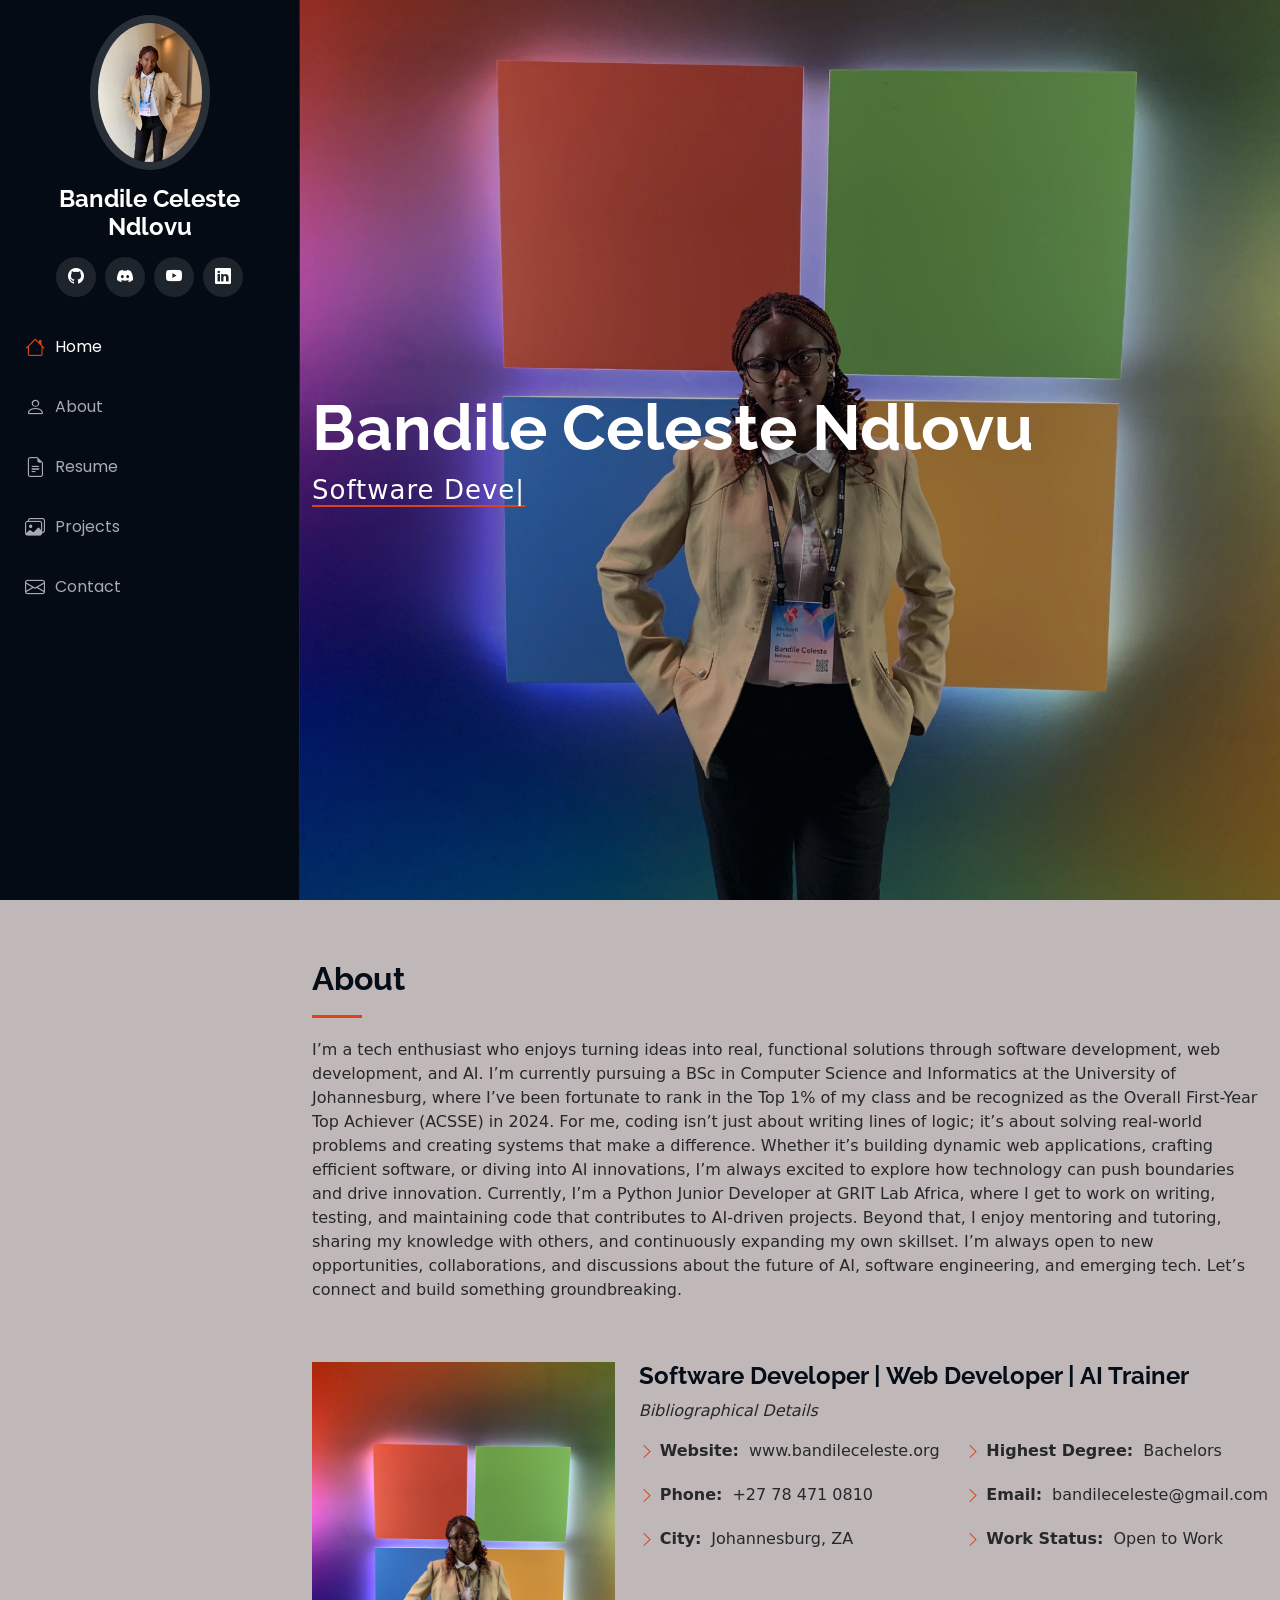
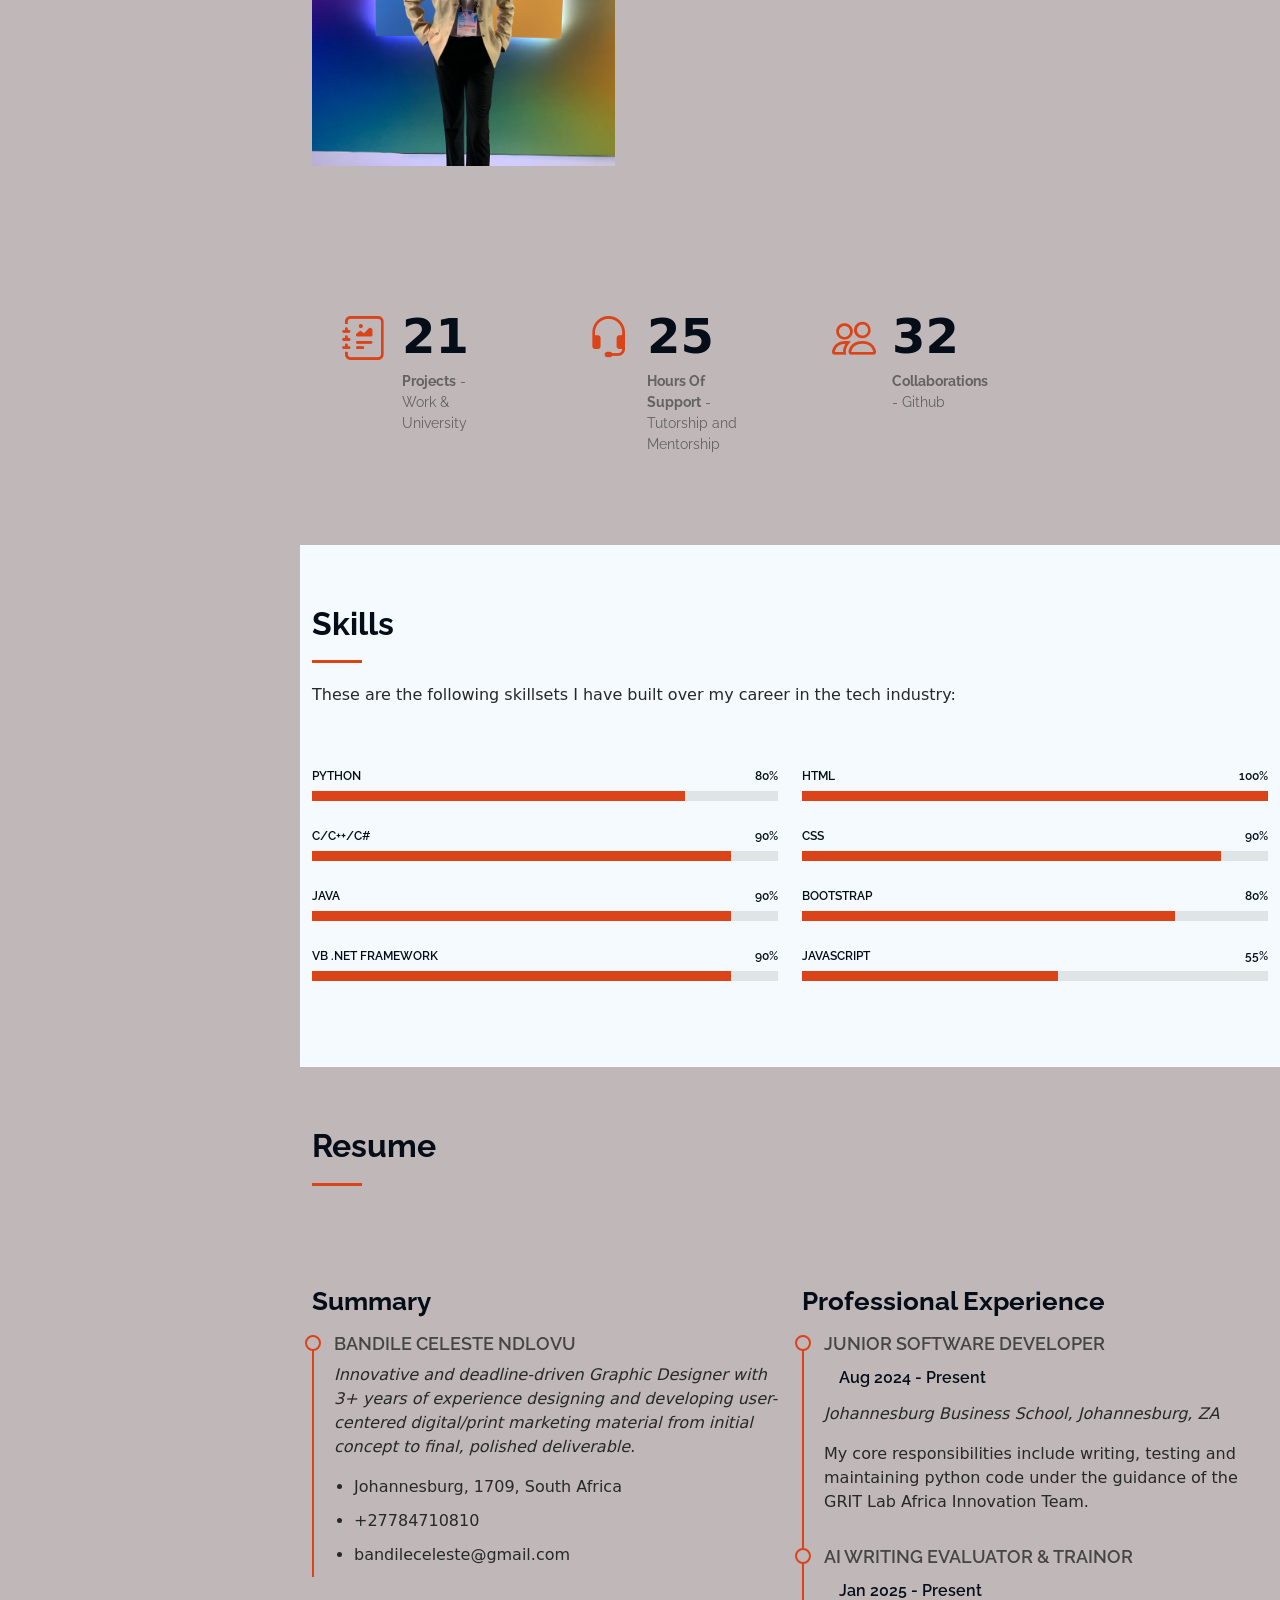
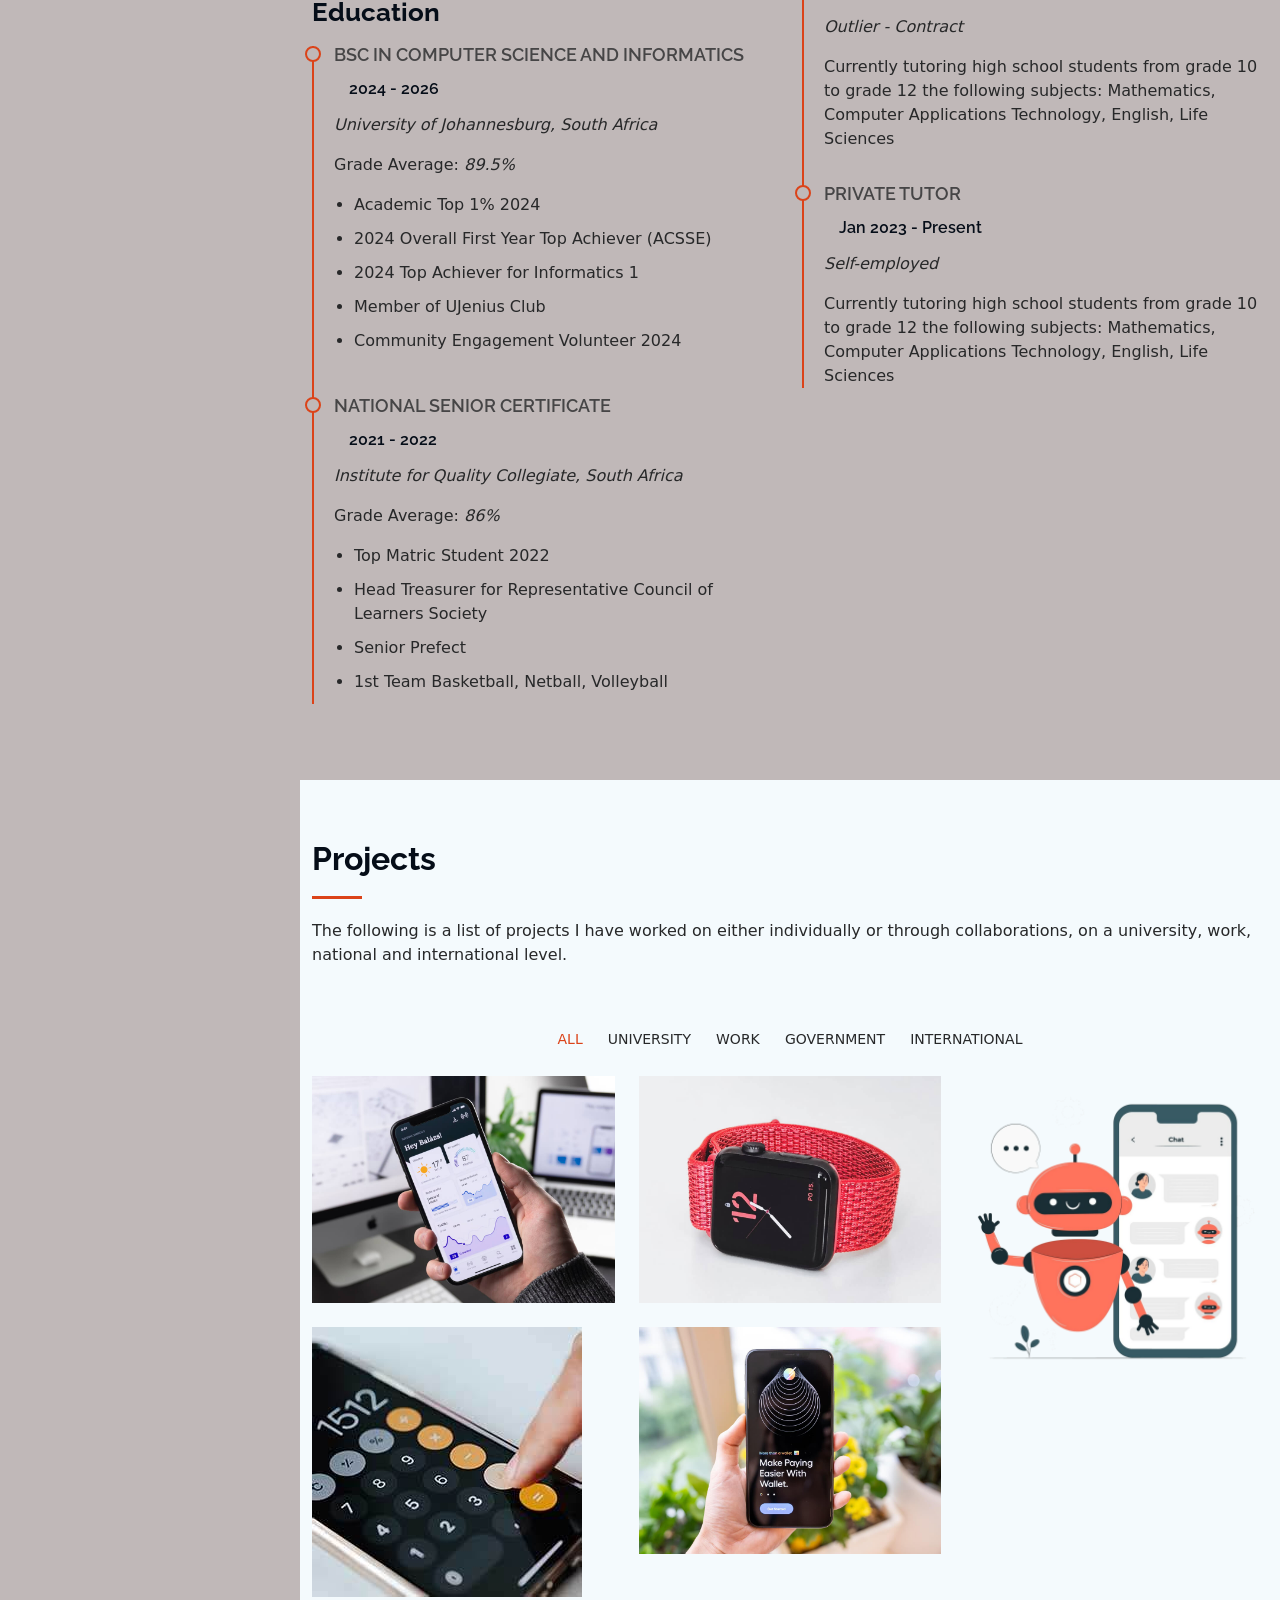
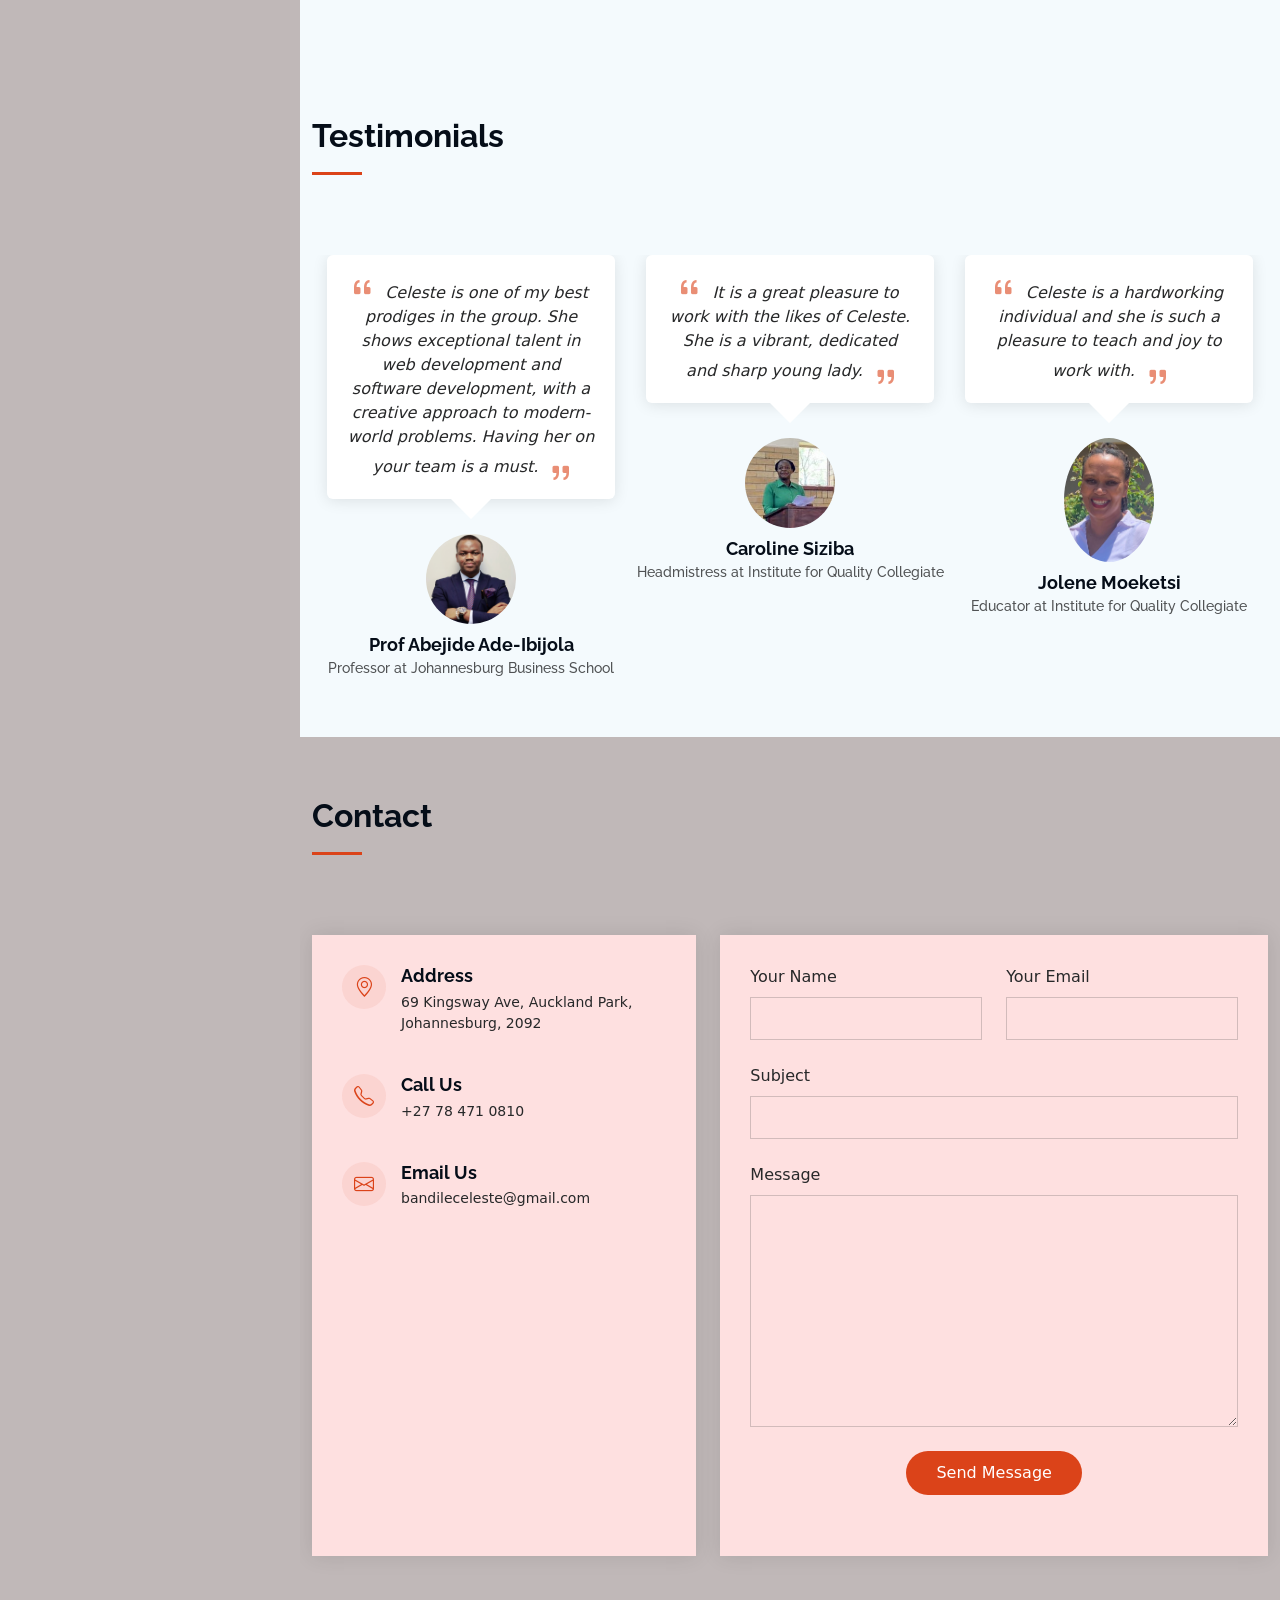
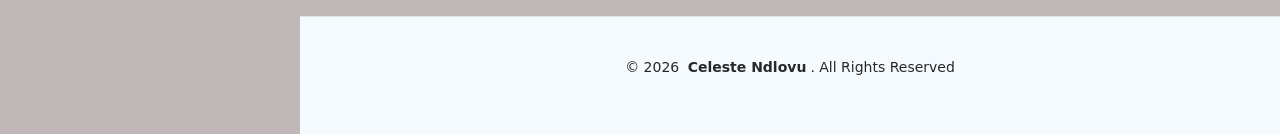
<file: index.html>
<!DOCTYPE html>
<html lang="en">

<head>
  <meta charset="utf-8">
  <meta content="width=device-width, initial-scale=1.0" name="viewport">
  <title>Celeste Ndlovu - Full Stack Developer</title>
  <meta content="" name="description">
  <meta content="" name="keywords">

  <!-- Fonts -->
  <link href="https://fonts.googleapis.com" rel="preconnect">
  <link href="https://fonts.gstatic.com" rel="preconnect" crossorigin>
  <link href="https://fonts.googleapis.com/css2?family=Roboto:wght@300;400;500;700&family=Poppins:wght@300;400;600;700&family=Raleway:wght@300;400;600;700&display=swap" rel="stylesheet">

  <!-- Vendor CSS Files -->
  <link href="assets/vendor/bootstrap/css/bootstrap.min.css" rel="stylesheet">
  <link href="assets/vendor/bootstrap-icons/bootstrap-icons.css" rel="stylesheet">
  <link href="assets/vendor/aos/aos.css" rel="stylesheet">
  <link href="assets/vendor/glightbox/css/glightbox.min.css" rel="stylesheet">
  <link href="assets/vendor/swiper/swiper-bundle.min.css" rel="stylesheet">
  
  <!-- Icon for page -->
  <link rel="icon" href="data:," />
  <!-- link rel="icon" href="assets/img/my-favicon.png" type="image/png" -->

  <!-- Main CSS File -->
  <link href="assets/css/main.css" rel="stylesheet">
</head>

<body class="index-page">

  <header id="header" class="header dark-background d-flex flex-column">
    <i class="header-toggle d-xl-none bi bi-list"></i>

    <div class="profile-img">
      <img src="assets/img/celeste-no-bg.jpg" alt="Profile picture" class="img-fluid rounded-circle">
    </div>

    <a href="index.html" class="logo d-flex align-items-center justify-content-center">
      <h1 class="sitename text-center">Bandile Celeste Ndlovu</h1>
    </a>


    <div class="social-links text-center">
      <a href="https://github.com/bandileceleste/bandileceleste" class="github"><i class="bi bi-github"></i></a>
      <a href="https://discord.com" class="discord"><i class="bi bi-discord"></i></a>
      <a href="https://www.youtube.com/@baandile" class="youtube"><i class="bi bi-youtube"></i></a>
      <a href="https://www.linkedin.com/in/celeste-ndlovu" class="linkedin"><i class="bi bi-linkedin"></i></a>
    </div>

    <nav id="navmenu" class="navmenu">
      <ul>
        <li><a href="#hero" class="active"><i class="bi bi-house navicon"></i>Home</a></li>
        <li><a href="#about"><i class="bi bi-person navicon"></i>About</a></li>
        <li><a href="#resume"><i class="bi bi-file-earmark-text navicon"></i>Resume</a></li>
        <li><a href="#portfolio"><i class="bi bi-images navicon"></i>Projects</a></li>
        <li><a href="#contact"><i class="bi bi-envelope navicon"></i>Contact</a></li>
      </ul>
    </nav>
  </header>

  <main class="main">
    <!-- Hero Section -->
    <section id="hero" class="hero section dark-background">

      <img src="assets/img/celeste-image.jpg" alt="" data-aos="fade-in" class="">

      <div class="container" data-aos="fade-up" data-aos-delay="100">
        <h2>Bandile Celeste Ndlovu</h2>
        <p><span class="typed" data-typed-items="Software Developer, Frontend Developer, AI Trainer and Enthusiast">Designer</span><span class="typed-cursor typed-cursor--blink" aria-hidden="true"></span><span class="typed-cursor typed-cursor--blink" aria-hidden="true"></span></p>
      </div>

    </section><!-- /Hero Section -->

    <!-- About Section -->
    <section id="about" class="about section">

      <!-- Section Title -->
      <div class="container section-title" data-aos="fade-up">
        <h2>About</h2>
        <p>I’m a tech enthusiast who enjoys turning ideas into real, functional solutions through software development, web development, and AI. I’m currently pursuing a BSc in Computer Science and Informatics at the University of Johannesburg, where I’ve been fortunate to rank in the Top 1% of my class and be recognized as the Overall First-Year Top Achiever (ACSSE) in 2024.

          For me, coding isn’t just about writing lines of logic; it’s about solving real-world problems and creating systems that make a difference. Whether it’s building dynamic web applications, crafting efficient software, or diving into AI innovations, I’m always excited to explore how technology can push boundaries and drive innovation.
          
          Currently, I’m a Python Junior Developer at GRIT Lab Africa, where I get to work on writing, testing, and maintaining code that contributes to AI-driven projects. Beyond that, I enjoy mentoring and tutoring, sharing my knowledge with others, and continuously expanding my own skillset.
          
          I’m always open to new opportunities, collaborations, and discussions about the future of AI, software engineering, and emerging tech. Let’s connect and build something groundbreaking.</p>
      </div><!-- End Section Title -->

      <div class="container" data-aos="fade-up" data-aos-delay="100">

        <div class="row gy-4 justify-content-center">
          <div class="col-lg-4">
            <img src="assets/img/celeste-image.jpg" class="img-fluid" alt="">
          </div>
          <div class="col-lg-8 content">
            <h2>Software Developer | Web Developer | AI Trainer</h2>
            <p><i>Bibliographical Details</i></p>
            <div class="row">
              <div class="col-lg-6">
                <ul>
                  <li><i class="bi bi-chevron-right"></i> <strong>Website:</strong> <span>www.bandileceleste.org</span></li>
                  <li><i class="bi bi-chevron-right"></i> <strong>Phone:</strong> <span>+27 78 471 0810</span></li>
                  <li><i class="bi bi-chevron-right"></i> <strong>City:</strong> <span>Johannesburg, ZA</span></li>
                </ul>
              </div>
              <div class="col-lg-6">
                <ul>
                  <li><i class="bi bi-chevron-right"></i> <strong>Highest Degree:</strong> <span>Bachelors</span></li>
                  <li><i class="bi bi-chevron-right"></i> <strong>Email:</strong> <span>bandileceleste@gmail.com</span></li>
                  <li><i class="bi bi-chevron-right"></i> <strong>Work Status:</strong> <span>Open to Work</span></li>
                </ul>
              </div>
            </div>
          </div>
        </div>

      </div>

    </section><!-- /About Section -->

    <!-- Stats Section -->
    <section id="stats" class="stats section">

      <div class="container" data-aos="fade-up" data-aos-delay="100">

        <div class="row gy-4">

          <div class="col-lg-3 col-md-6">
            <div class="stats-item">
              <i class="bi bi-journal-richtext"></i>
              <span data-purecounter-start="0" data-purecounter-end="21" data-purecounter-duration="1" class="purecounter"></span>
              <p><strong>Projects</strong> <span> - Work & University</span></p>
            </div>
          </div><!-- End Stats Item -->

          <div class="col-lg-3 col-md-6">
            <div class="stats-item">
              <i class="bi bi-headset"></i>
              <span data-purecounter-start="0" data-purecounter-end="25" data-purecounter-duration="1" class="purecounter"></span>
              <p><strong>Hours Of Support</strong> <span> - Tutorship and Mentorship</span></p>
            </div>
          </div><!-- End Stats Item -->

          <div class="col-lg-3 col-md-6">
            <div class="stats-item">
              <i class="bi bi-people"></i>
              <span data-purecounter-start="0" data-purecounter-end="32" data-purecounter-duration="1" class="purecounter"></span>
              <p><strong>Collaborations</strong> <span> - Github</span></p>
            </div>
          </div><!-- End Stats Item -->

        </div>

      </div>

    </section><!-- /Stats Section -->

    <!-- Skills Section -->
    <section id="skills" class="skills section light-background">

      <!-- Section Title -->
      <div class="container section-title" data-aos="fade-up">
        <h2>Skills</h2>
        <p>These are the following skillsets I have built over my career in the tech industry: </p>
      </div><!-- End Section Title -->

      <div class="container" data-aos="fade-up" data-aos-delay="100">

        <div class="row skills-content skills-animation">

          <div class="col-lg-6">

            <div class="progress">
              <span class="skill"><span>Python</span> <i class="val">80%</i></span>
              <div class="progress-bar-wrap">
                <div class="progress-bar" role="progressbar" aria-valuenow="80" aria-valuemin="0" aria-valuemax="100"></div>
              </div>
            </div><!-- End Skills Item -->

            <div class="progress">
              <span class="skill"><span>C/C++/C#</span> <i class="val">90%</i></span>
              <div class="progress-bar-wrap">
                <div class="progress-bar" role="progressbar" aria-valuenow="90" aria-valuemin="0" aria-valuemax="100"></div>
              </div>
            </div><!-- End Skills Item -->

            <div class="progress">
              <span class="skill"><span>Java</span> <i class="val">90%</i></span>
              <div class="progress-bar-wrap">
                <div class="progress-bar" role="progressbar" aria-valuenow="90" aria-valuemin="0" aria-valuemax="100"></div>
              </div>
            </div>

            <div class="progress">
              <span class="skill"><span>VB .Net Framework</span> <i class="val">90%</i></span>
              <div class="progress-bar-wrap">
                <div class="progress-bar" role="progressbar" aria-valuenow="90" aria-valuemin="0" aria-valuemax="100"></div>
              </div>
            </div><!-- End Skills Item -->

          </div>

          <div class="col-lg-6">

            <div class="progress">
              <span class="skill"><span>HTML</span> <i class="val">100%</i></span>
              <div class="progress-bar-wrap">
                <div class="progress-bar" role="progressbar" aria-valuenow="100" aria-valuemin="0" aria-valuemax="100"></div>
              </div>
            </div><!-- End Skills Item -->

            <div class="progress">
              <span class="skill"><span>CSS</span> <i class="val">90%</i></span>
              <div class="progress-bar-wrap">
                <div class="progress-bar" role="progressbar" aria-valuenow="90" aria-valuemin="0" aria-valuemax="100"></div>
              </div>
            </div><!-- End Skills Item -->

            <div class="progress">
              <span class="skill"><span>Bootstrap</span> <i class="val">80%</i></span>
              <div class="progress-bar-wrap">
                <div class="progress-bar" role="progressbar" aria-valuenow="80" aria-valuemin="0" aria-valuemax="100"></div>
              </div>
            </div><!-- End Skills Item -->

            <div class="progress">
              <span class="skill"><span>Javascript</span> <i class="val">55%</i></span>
              <div class="progress-bar-wrap">
                <div class="progress-bar" role="progressbar" aria-valuenow="55" aria-valuemin="0" aria-valuemax="100"></div>
              </div>
            </div><!-- End Skills Item -->

          </div>

        </div>

      </div>

    </section><!-- /Skills Section -->

    <!-- Resume Section -->
    <section id="resume" class="resume section">

      <!-- Section Title -->
      <div class="container section-title" data-aos="fade-up">
        <h2>Resume</h2>
      </div><!-- End Section Title -->

      <div class="container">

        <div class="row">

          <div class="col-lg-6" data-aos="fade-up" data-aos-delay="100">
            <h3 class="resume-title">Summary</h3>

            <div class="resume-item pb-0">
              <h4>Bandile Celeste Ndlovu</h4>
              <p><em>Innovative and deadline-driven Graphic Designer with 3+ years of experience designing and developing user-centered digital/print marketing material from initial concept to final, polished deliverable.</em></p>
              <ul>
                <li>Johannesburg, 1709, South Africa</li>
                <li>+27784710810</li>
                <li>bandileceleste@gmail.com</li>
              </ul>
            </div><!-- Edn Resume Item -->

            <h3 class="resume-title">Education</h3>
            <div class="resume-item">
              <h4>BSc in Computer Science and Informatics</h4>
              <h5>2024 - 2026</h5>
              <p><em>University of Johannesburg, South Africa</em></p>
              <p>Grade Average: <i>89.5%</i> <br></p>
              <ul>
                <li>Academic Top 1% 2024</li>
                <li>2024 Overall First Year Top Achiever (ACSSE)</li>
                <li>2024 Top Achiever for Informatics 1</li>
                <li>Member of UJenius Club</li>
                <li>Community Engagement Volunteer 2024</li>
              </ul>
            </div><!-- Edn Resume Item -->

            <div class="resume-item">
              <h4>National Senior Certificate</h4>
              <h5>2021 - 2022</h5>
              <p><em>Institute for Quality Collegiate, South Africa</em></p>
              <p>Grade Average: <i>86%</i></p>
              <ul>
                <li>Top Matric Student 2022</li>
                <li>Head Treasurer for Representative Council of Learners Society</li>
                <li>Senior Prefect</li>
                <li>1st Team Basketball, Netball, Volleyball</li>
              </ul>
            </div><!-- Edn Resume Item -->
          </div>

          <div class="col-lg-6" data-aos="fade-up" data-aos-delay="200">
            <h3 class="resume-title">Professional Experience</h3>
            <div class="resume-item">
              <h4>Junior Software Developer</h4>
              <h5>Aug 2024 - Present</h5>
              <p><em>Johannesburg Business School, Johannesburg, ZA </em></p>
              <p>My core responsibilities include writing, testing and maintaining python code under the guidance of the GRIT Lab Africa Innovation Team.</p>
            </div><!-- Edn Resume Item -->

            <div class="resume-item">
              <h4>AI Writing Evaluator &amp; Trainor</h4>
              <h5>Jan 2025 - Present</h5>
              <p><em>Outlier - Contract</em></p>
              <p>Currently tutoring high school students from grade 10 to grade 12 the following subjects: Mathematics, Computer Applications Technology, English, Life Sciences</p>
            </div><!-- Edn Resume Item -->

            <div class="resume-item">
              <h4>Private Tutor</h4>
              <h5>Jan 2023 - Present</h5>
              <p><em>Self-employed</em></p>
              <p>Currently tutoring high school students from grade 10 to grade 12 the following subjects: Mathematics, Computer Applications Technology, English, Life Sciences</p>
            </div><!-- Edn Resume Item -->

          </div>

        </div>

      </div>

    </section><!-- /Resume Section -->

    <!-- Portfolio Section -->
    <section id="portfolio" class="portfolio section light-background">

      <!-- Section Title -->
      <div class="container section-title" data-aos="fade-up">
        <h2>Projects</h2>
        <p>The following is a list of projects I have worked on either individually or through collaborations, on a university, work, national and international level.</p>
      </div><!-- End Section Title -->

      <div class="container">

        <div class="isotope-layout" data-default-filter="*" data-layout="masonry" data-sort="original-order">

          <ul class="portfolio-filters isotope-filters" data-aos="fade-up" data-aos-delay="100">
            <li data-filter="*" class="filter-active">All</li>
            <li data-filter=".filter-app">University</li>
            <li data-filter=".filter-product">Work</li>
            <li data-filter=".filter-branding">Government</li>
            <li data-filter=".filter-books">International</li>
          </ul><!-- End Portfolio Filters -->

          <div class="row gy-4 isotope-container" data-aos="fade-up" data-aos-delay="200">

            <div class="col-lg-4 col-md-6 portfolio-item isotope-item filter-app">
              <div class="portfolio-content h-100">
                <img src="assets/img/portfolio/app-1.jpg" class="img-fluid" alt="">
                <div class="portfolio-info">
                  <h4>Weather Mobile App</h4>
                  <p>This is a weather mobile application I developed using Flutter and MongoDB </p>
                  <a href="assets/img/portfolio/app-1.jpg" title="Weather Mobile App" data-gallery="portfolio-gallery-app" class="glightbox preview-link"><i class="bi bi-zoom-in"></i></a>
                  <a href="portfolio-details.html" title="More Details" class="details-link"><i class="bi bi-link-45deg"></i></a>
                </div>
              </div>
            </div><!-- End Portfolio Item -->

            <div class="col-lg-4 col-md-6 portfolio-item isotope-item filter-product">
              <div class="portfolio-content h-100">
                <img src="assets/img/portfolio/product-1.jpg" class="img-fluid" alt="">
                <div class="portfolio-info">
                  <h4>Clock App</h4>
                  <p>Clock App designed for mobile and PC, use on Android and iOS</p>
                  <a href="assets/img/portfolio/product-1.jpg" title="Product 1" data-gallery="portfolio-gallery-product" class="glightbox preview-link"><i class="bi bi-zoom-in"></i></a>
                  <a href="portfolio-details.html" title="More Details" class="details-link"><i class="bi bi-link-45deg"></i></a>
                </div>
              </div>
            </div><!-- End Portfolio Item -->

            <div class="col-lg-4 col-md-6 portfolio-item isotope-item filter-branding">
              <div class="portfolio-content h-100">
                <img src="assets/img/chatbot.png" class="img-fluid" alt="">
                <div class="portfolio-info">
                  <h4>Chatbot</h4>
                  <p>Chatbot imbedded in the Absa Banking App</p>
                  <a href="assets/img/portfolio/branding-1.jpg" title="Branding 1" data-gallery="portfolio-gallery-branding" class="glightbox preview-link"><i class="bi bi-zoom-in"></i></a>
                  <a href="portfolio-details.html" title="More Details" class="details-link"><i class="bi bi-link-45deg"></i></a>
                </div>
              </div>
            </div><!-- End Portfolio Item -->

            <div class="col-lg-4 col-md-6 portfolio-item isotope-item filter-books">
              <div class="portfolio-content h-100">
                <img src="assets/img/calculator.jpg" class="img-fluid" alt="">
                <div class="portfolio-info">
                  <h4>Calculator App</h4>
                  <p>Calculator App</p>
                  <a href="assets/img/portfolio/books-1.jpg" title="Branding 1" data-gallery="portfolio-gallery-book" class="glightbox preview-link"><i class="bi bi-zoom-in"></i></a>
                  <a href="portfolio-details.html" title="More Details" class="details-link"><i class="bi bi-link-45deg"></i></a>
                </div>
              </div>
            </div><!-- End Portfolio Item -->

            <div class="col-lg-4 col-md-6 portfolio-item isotope-item filter-app">
              <div class="portfolio-content h-100">
                <img src="assets/img/portfolio/app-2.jpg" class="img-fluid" alt="">
                <div class="portfolio-info">
                  <h4>Banking App</h4>
                  <p>Wallet App that stores banking cards and uses NFC for easier payments.</p>
                  <a href="assets/img/portfolio/app-2.jpg" title="App 2" data-gallery="portfolio-gallery-app" class="glightbox preview-link"><i class="bi bi-zoom-in"></i></a>
                  <a href="portfolio-details.html" title="More Details" class="details-link"><i class="bi bi-link-45deg"></i></a>
                </div>
              </div>
            </div><!-- End Portfolio Item -->

          </div><!-- End Portfolio Container -->

        </div>

      </div>

    </section><!-- /Portfolio Section -->

    <!-- Testimonials Section -->
    <section id="testimonials" class="testimonials section light-background">

      <!-- Section Title -->
      <div class="container section-title" data-aos="fade-up">
        <h2>Testimonials</h2>
      </div><!-- End Section Title -->

      <div class="container" data-aos="fade-up" data-aos-delay="100">

        <div class="swiper init-swiper">
          <script type="application/json" class="swiper-config">
            {
              "loop": true,
              "speed": 600,
              "autoplay": {
                "delay": 5000
              },
              "slidesPerView": "auto",
              "pagination": {
                "el": ".swiper-pagination",
                "type": "bullets",
                "clickable": true
              },
              "breakpoints": {
                "320": {
                  "slidesPerView": 1,
                  "spaceBetween": 40
                },
                "1200": {
                  "slidesPerView": 3,
                  "spaceBetween": 1
                }
              }
            }
          </script>
          <div class="swiper-wrapper">

            <div class="swiper-slide">
              <div class="testimonial-item">
                <p>
                  <i class="bi bi-quote quote-icon-left"></i>
                  <span>Celeste is one of my best prodiges in the group. She shows exceptional talent in web development and software development, with a creative approach to modern-world problems. Having her on your team is a must.</span>
                  <i class="bi bi-quote quote-icon-right"></i>
                </p>
                <img src="assets/img/testimonials/prof-jide.png" class="testimonial-img" alt="">
                <h3>Prof Abejide Ade-Ibijola</h3>
                <h4>Professor at Johannesburg Business School</h4>
              </div>
            </div><!-- End testimonial item -->

            <div class="swiper-slide">
              <div class="testimonial-item">
                <p>
                  <i class="bi bi-quote quote-icon-left"></i>
                  <span>It is a great pleasure to work with the likes of Celeste. She is a vibrant, dedicated and sharp young lady. </span>
                  <i class="bi bi-quote quote-icon-right"></i>
                </p>
                <img src="assets/img/testimonials/siziba.jpg" class="testimonial-img" alt="">
                <h3>Caroline Siziba</h3>
                <h4>Headmistress at Institute for Quality Collegiate</h4>
              </div>
            </div><!-- End testimonial item -->

            <div class="swiper-slide">
              <div class="testimonial-item">
                <p>
                  <i class="bi bi-quote quote-icon-left"></i>
                  <span>Celeste is a hardworking individual and she is such a pleasure to teach and joy to work with.</span>
                  <i class="bi bi-quote quote-icon-right"></i>
                </p>
                <img src="assets/img/jolene.jpg" class="testimonial-img" alt="">
                <h3>Jolene Moeketsi</h3>
                <h4>Educator at Institute for Quality Collegiate</h4>
              </div>
            </div><!-- End testimonial item -->

          </div>
          <div class="swiper-pagination"></div>
        </div>

      </div>

    </section><!-- /Testimonials Section -->

    <!-- Contact Section -->
    <section id="contact" class="contact section">

      <!-- Section Title -->
      <div class="container section-title" data-aos="fade-up">
        <h2>Contact</h2>
      </div><!-- End Section Title -->

      <div class="container" data-aos="fade-up" data-aos-delay="100">

        <div class="row gy-4">

          <div class="col-lg-5">

            <div class="info-wrap">
              <div class="info-item d-flex" data-aos="fade-up" data-aos-delay="200">
                <i class="bi bi-geo-alt flex-shrink-0"></i>
                <div>
                  <h3>Address</h3>
                  <p>69 Kingsway Ave, Auckland Park, Johannesburg, 2092</p>
                </div>
              </div><!-- End Info Item -->

              <div class="info-item d-flex" data-aos="fade-up" data-aos-delay="300">
                <i class="bi bi-telephone flex-shrink-0"></i>
                <div>
                  <h3>Call Us</h3>
                  <p>+27 78 471 0810</p>
                </div>
              </div><!-- End Info Item -->

              <div class="info-item d-flex" data-aos="fade-up" data-aos-delay="400">
                <i class="bi bi-envelope flex-shrink-0"></i>
                <div>
                  <h3>Email Us</h3>
                  <p>bandileceleste@gmail.com</p>
                </div>
              </div><!-- End Info Item -->

              <iframe src="https://www.google.com/maps/embed?pb=!1m18!1m12!1m3!1d3580.407890268414!2d28.005648275414565!3d-26.183406477089477!2m3!1f0!2f0!3f0!3m2!1i1024!2i768!4f13.1!3m3!1m2!1s0x1e950bf554663c5f%3A0xe10c2afa14a18834!2sJohannesburg%20Business%20School!5e0!3m2!1sen!2sza!4v1738666403762!5m2!1sen!2sza" frameborder="0" style="border:0; width: 100%; height: 270px;" allowfullscreen="" loading="lazy" referrerpolicy="no-referrer-when-downgrade"></iframe>
            </div>
          </div>

          <div class="col-lg-7">
            <form action="forms/contact.php" method="post" class="php-email-form" data-aos="fade-up" data-aos-delay="200">
              <div class="row gy-4">

                <div class="col-md-6">
                  <label for="name-field" class="pb-2">Your Name</label>
                  <input type="text" name="name" id="name-field" class="form-control" required="">
                </div>

                <div class="col-md-6">
                  <label for="email-field" class="pb-2">Your Email</label>
                  <input type="email" class="form-control" name="email" id="email-field" required="">
                </div>

                <div class="col-md-12">
                  <label for="subject-field" class="pb-2">Subject</label>
                  <input type="text" class="form-control" name="subject" id="subject-field" required="">
                </div>

                <div class="col-md-12">
                  <label for="message-field" class="pb-2">Message</label>
                  <textarea class="form-control" name="message" rows="10" id="message-field" required=""></textarea>
                </div>

                <div class="col-md-12 text-center">
                  <div class="loading">Loading</div>
                  <div class="error-message"></div>
                  <div class="sent-message">Your message has been sent. Thank you!</div>

                  <button type="submit">Send Message</button>
                </div>

              </div>
            </form>
          </div><!-- End Contact Form -->

        </div>

      </div>

    </section><!-- /Contact Section -->
	
  </main>

  <footer id="footer" class="footer position-relative light-background">
    <div class="container text-center">
      <p>© <span id="year"></span> <strong class="px-1">Celeste Ndlovu</strong>. All Rights Reserved</p>
    </div>
  </footer>

  <!-- Scroll Top -->
  <a href="#" id="scroll-top" class="scroll-top d-flex align-items-center justify-content-center">
    <i class="bi bi-arrow-up-short"></i>
  </a>

  <!-- Preloader -->
  <div id="preloader"></div>

  <!-- Vendor JS Files -->
  <script src="assets/vendor/bootstrap/js/bootstrap.bundle.min.js"></script>
  <script src="assets/vendor/php-email-form/validate.js"></script>
  <script src="assets/vendor/aos/aos.js"></script>
  <script src="assets/vendor/typed.js/typed.umd.js"></script>
  <script src="assets/vendor/purecounter/purecounter_vanilla.js"></script>
  <script src="assets/vendor/waypoints/noframework.waypoints.js"></script>
  <script src="assets/vendor/glightbox/js/glightbox.min.js"></script>
  <script src="assets/vendor/imagesloaded/imagesloaded.pkgd.min.js"></script>
  <script src="assets/vendor/isotope-layout/isotope.pkgd.min.js"></script>
  <script src="assets/vendor/swiper/swiper-bundle.min.js"></script>

  <!-- Main JS File -->
  <script src="assets/js/main.js"></script>
  <script>
    // Auto-update footer year
    document.getElementById("year").textContent = new Date().getFullYear();
  </script>
</body>

</html>
</file>
<file: assets/css/main.css>
/**
* Author: Bandile Celeste Ndlovu
* Website: https://celestendlovu.com
* Updated: Sep 27 2025
* Notes: Custom portfolio styling based on Bootstrap v5.3.3
*/

/*--------------------------------------------------------------
# Font & Color Variables
--------------------------------------------------------------*/
:root {
  --default-font: "Lato", system-ui, -apple-system, "Segoe UI", Roboto, "Helvetica Neue", Arial, "Noto Sans", "Liberation Sans", sans-serif, "Apple Color Emoji", "Segoe UI Emoji", "Segoe UI Symbol", "Noto Color Emoji";
  --heading-font: "Raleway", sans-serif;
  --nav-font: "Poppins", sans-serif;
}

/* Global Colors - The following color variables are used throughout the website. Updating them here will change the color scheme of the entire website */
:root { 
  --background-color: #c0b8b8; /* Background color for the entire website, including individual sections */
  --default-color: #272829; /* Default color used for the majority of the text content across the entire website */
  --heading-color: #050d18; /* Color for headings, subheadings and title throughout the website */
  --accent-color: #db4319; /* Accent color that represents your brand on the website. It's used for buttons, links, and other elements that need to stand out */
  --surface-color: #fee0e0; /* The surface color is used as a background of boxed elements within sections, such as cards, icon boxes, or other elements that require a visual separation from the global background. */
  --contrast-color: #ffffff; /* Contrast color for text, ensuring readability against backgrounds of accent, heading, or default colors. */
}

/* Nav Menu Colors - The following color variables are used specifically for the navigation menu. They are separate from the global colors to allow for more customization options */
:root {
  --nav-color: #a8a9b4;  /* The default color of the main navmenu links */
  --nav-hover-color: #ffffff; /* Applied to main navmenu links when they are hovered over or active */
  --nav-mobile-background-color: #040b14; /* Used as the background color for mobile navigation menu */
  --nav-dropdown-background-color: #040b14; /* Used as the background color for dropdown items that appear when hovering over primary navigation items */
  --nav-dropdown-color: #a8a9b4; /* Used for navigation links of the dropdown items in the navigation menu. */
  --nav-dropdown-hover-color: #ffffff; /* Similar to --nav-hover-color, this color is applied to dropdown navigation links when they are hovered over. */
}

/* Color Presets - These classes override global colors when applied to any section or element, providing reuse of the sam color scheme. */

.light-background {
  --background-color: #f4fafd;
  --surface-color: #ffffff;
}

.dark-background {
  --background-color: #040b14;
  --default-color: #ffffff;
  --heading-color: #ffffff;
  --surface-color: #151f2b;
  --contrast-color: #ffffff;
}

/* Smooth scroll */
:root {
  scroll-behavior: smooth;
}

/*--------------------------------------------------------------
# General Styling & Shared Classes
--------------------------------------------------------------*/
body {
  color: var(--default-color);
  background-color: var(--background-color);
  font-family: var(--default-font);
}

a {
  color: var(--accent-color);
  text-decoration: none;
  transition: 0.3s;
}

a:hover {
  color: color-mix(in srgb, var(--accent-color), transparent 25%);
  text-decoration: none;
}

h1,
h2,
h3,
h4,
h5,
h6 {
  color: var(--heading-color);
  font-family: var(--heading-font);
}

/* PHP Email Form Messages
------------------------------*/
.php-email-form .error-message {
  display: none;
  background: #df1529;
  color: #ffffff;
  text-align: left;
  padding: 15px;
  margin-bottom: 24px;
  font-weight: 600;
}

.php-email-form .sent-message {
  display: none;
  color: #ffffff;
  background: #059652;
  text-align: center;
  padding: 15px;
  margin-bottom: 24px;
  font-weight: 600;
}

.php-email-form .loading {
  display: none;
  background: var(--surface-color);
  text-align: center;
  padding: 15px;
  margin-bottom: 24px;
}

.php-email-form .loading:before {
  content: "";
  display: inline-block;
  border-radius: 50%;
  width: 24px;
  height: 24px;
  margin: 0 10px -6px 0;
  border: 3px solid var(--accent-color);
  border-top-color: var(--surface-color);
  animation: php-email-form-loading 1s linear infinite;
}

@keyframes php-email-form-loading {
  0% {
    transform: rotate(0deg);
  }

  100% {
    transform: rotate(360deg);
  }
}

/*--------------------------------------------------------------
# Global Header
--------------------------------------------------------------*/
.header {
  color: var(--default-color);
  background-color: var(--background-color);
  position: fixed;
  top: 0;
  left: 0;
  bottom: 0;
  padding: 0 15px;
  width: 300px;
  transition: all ease-in-out 0.3s;
  overflow-y: auto;
  z-index: 997;
  border-right: 1px solid color-mix(in srgb, var(--default-color), transparent 90%);
}

.header .profile-img img {
  margin: 15px auto;
  display: block;
  width: 120px;
  border: 8px solid color-mix(in srgb, var(--default-color), transparent 85%);
}

.header .logo {
  line-height: 1;
  margin-bottom: 15px;
}

.header .logo img {
  max-height: 32px;
  margin-right: 8px;
}

.header .logo h1 {
  font-size: 24px;
  margin: 0;
  font-weight: 700;
  color: var(--heading-color);
}

.header .social-links {
  margin: 0 0 20px 0;
}

.header .social-links a {
  font-size: 16px;
  display: inline-flex;
  align-items: center;
  justify-content: center;
  background: color-mix(in srgb, var(--default-color), transparent 90%);
  color: var(--default-color);
  margin: 0 2px;
  border-radius: 50%;
  text-align: center;
  width: 40px;
  height: 40px;
  transition: 0.3s;
}

.header .social-links a:hover {
  color: var(--contrast-color);
  background: var(--accent-color);
}

@media (min-width: 1200px) {

  .header~main,
  .header~#footer {
    margin-left: 300px;
  }
}

@media (max-width: 1199px) {
  .header {
    left: -100%;
  }
}

.header.header-show {
  left: 0;
}

.header .header-toggle {
  color: var(--contrast-color);
  background-color: var(--accent-color);
  font-size: 22px;
  display: flex;
  align-items: center;
  justify-content: center;
  width: 40px;
  height: 40px;
  border-radius: 50%;
  cursor: pointer;
  position: fixed;
  top: 15px;
  right: 15px;
  z-index: 9999;
  transition: background-color 0.3s;
}

.header .header-toggle:hover {
  color: var(--contrast-color);
  background-color: color-mix(in srgb, var(--accent-color) 90%, white 15%);
}

/*--------------------------------------------------------------
# Navigation Menu
--------------------------------------------------------------*/
.mobile-nav-toggle {
  display: none;
}

.navmenu {
  padding: 0;
  z-index: 9997;
}

.navmenu ul {
  list-style: none;
  padding: 0 0 20px 0;
  margin: 0;
}

.navmenu a,
.navmenu a:focus {
  color: var(--nav-color);
  padding: 15px 10px;
  font-family: var(--nav-font);
  font-size: 16px;
  font-weight: 400;
  display: flex;
  align-items: center;
  white-space: nowrap;
  transition: 0.3s;
  width: 100%;
}

.navmenu a .navicon,
.navmenu a:focus .navicon {
  font-size: 20px;
  margin-right: 10px;
}

.navmenu a .toggle-dropdown,
.navmenu a:focus .toggle-dropdown {
  font-size: 12px;
  line-height: 0;
  margin-left: auto;
  width: 30px;
  height: 30px;
  display: flex;
  align-items: center;
  justify-content: center;
  border-radius: 50%;
  transition: 0.3s;
  flex-shrink: 0;
  background-color: color-mix(in srgb, var(--accent-color), transparent 90%);
}

.navmenu a .toggle-dropdown:hover,
.navmenu a:focus .toggle-dropdown:hover {
  background-color: var(--accent-color);
  color: var(--contrast-color);
}

.navmenu a:hover,
.navmenu .active,
.navmenu .active:focus {
  color: var(--nav-hover-color);
}

.navmenu a:hover .navicon,
.navmenu .active .navicon,
.navmenu .active:focus .navicon {
  color: var(--accent-color);
}

.navmenu .active .toggle-dropdown,
.navmenu .active:focus .toggle-dropdown {
  background-color: var(--accent-color);
  color: var(--contrast-color);
  transform: rotate(180deg);
}

.navmenu .dropdown {
  display: block;
}

.navmenu .dropdown a,
.navmenu .dropdown a:focus {
  color: --nav-dropdown-color;
}

.navmenu .dropdown a:hover,
.navmenu .dropdown .active,
.navmenu .dropdown .active:focus {
  color: var(--nav-dropdown-hover-color);
}

.navmenu .dropdown ul {
  position: static;
  display: none;
  z-index: 99;
  padding: 5px 10px;
  margin: 5px 10px;
  background-color: var(--nav-dropdown-background-color);
  border: 1px solid color-mix(in srgb, var(--default-color), transparent 90%);
  box-shadow: none;
  transition: all 0.5s ease-in-out;
}

.navmenu .dropdown ul ul {
  background-color: rgba(33, 37, 41, 0.1);
}

.navmenu .dropdown>.dropdown-active {
  display: block;
  background-color: rgba(33, 37, 41, 0.03);
}

/*--------------------------------------------------------------
# Global Footer
--------------------------------------------------------------*/
.footer {
  color: var(--default-color);
  background-color: var(--background-color);
  font-size: 14px;
  padding: 40px 0;
  position: relative;
  border-top: 1px solid color-mix(in srgb, var(--default-color), transparent 90%);
}

.footer .copyright p {
  margin-bottom: 0;
}

.footer .credits {
  margin-top: 4px;
  font-size: 13px;
  text-align: center;
}

/*--------------------------------------------------------------
# Preloader
--------------------------------------------------------------*/
#preloader {
  position: fixed;
  inset: 0;
  z-index: 999999;
  overflow: hidden;
  background: var(--background-color);
  transition: all 0.6s ease-out;
}

#preloader:before {
  content: "";
  position: fixed;
  top: calc(50% - 30px);
  left: calc(50% - 30px);
  border: 6px solid #ffffff;
  border-color: var(--accent-color) transparent var(--accent-color) transparent;
  border-radius: 50%;
  width: 60px;
  height: 60px;
  animation: animate-preloader 1.5s linear infinite;
}

@keyframes animate-preloader {
  0% {
    transform: rotate(0deg);
  }

  100% {
    transform: rotate(360deg);
  }
}

/*--------------------------------------------------------------
# Scroll Top Button
--------------------------------------------------------------*/
.scroll-top {
  position: fixed;
  visibility: hidden;
  opacity: 0;
  right: 15px;
  bottom: -15px;
  z-index: 99999;
  background-color: var(--accent-color);
  width: 44px;
  height: 44px;
  border-radius: 50px;
  transition: all 0.4s;
}

.scroll-top i {
  font-size: 24px;
  color: var(--contrast-color);
  line-height: 0;
}

.scroll-top:hover {
  background-color: color-mix(in srgb, var(--accent-color), transparent 20%);
  color: var(--contrast-color);
}

.scroll-top.active {
  visibility: visible;
  opacity: 1;
  bottom: 15px;
}

/*--------------------------------------------------------------
# Disable aos animation delay on mobile devices
--------------------------------------------------------------*/
@media screen and (max-width: 768px) {
  [data-aos-delay] {
    transition-delay: 0 !important;
  }
}

/*--------------------------------------------------------------
# Global Page Titles & Breadcrumbs
--------------------------------------------------------------*/
.page-title {
  color: var(--default-color);
  background-color: var(--background-color);
  padding: 25px 0;
  position: relative;
}

.page-title h1 {
  font-size: 24px;
  font-weight: 700;
}

.page-title .breadcrumbs ol {
  display: flex;
  flex-wrap: wrap;
  list-style: none;
  padding: 0;
  margin: 0;
  font-size: 14px;
  font-weight: 400;
}

.page-title .breadcrumbs ol li+li {
  padding-left: 10px;
}

.page-title .breadcrumbs ol li+li::before {
  content: "/";
  display: inline-block;
  padding-right: 10px;
  color: color-mix(in srgb, var(--default-color), transparent 70%);
}

/*--------------------------------------------------------------
# Global Sections
--------------------------------------------------------------*/
section,
.section {
  color: var(--default-color);
  background-color: var(--background-color);
  padding: 60px 0;
  overflow: clip;
}

/*--------------------------------------------------------------
# Global Section Titles
--------------------------------------------------------------*/
.section-title {
  padding-bottom: 60px;
  position: relative;
}

.section-title h2 {
  font-size: 32px;
  font-weight: 700;
  margin-bottom: 20px;
  padding-bottom: 20px;
  position: relative;
}

.section-title h2:after {
  content: "";
  position: absolute;
  display: block;
  width: 50px;
  height: 3px;
  background: var(--accent-color);
  left: 0;
  bottom: 0;
}

.section-title p {
  margin-bottom: 0;
}

/*--------------------------------------------------------------
# Hero Section
--------------------------------------------------------------*/
.hero {
  width: 100%;
  min-height: 100vh;
  position: relative;
  padding: 80px 0;
  display: flex;
  align-items: center;
  justify-content: center;
}

.hero img {
  position: absolute;
  inset: 0;
  display: block;
  width: 100%;
  height: 100%;
  object-fit: cover;
  z-index: 1;
}

.hero:before {
  content: "";
  background: color-mix(in srgb, var(--background-color), transparent 70%);
  position: absolute;
  inset: 0;
  z-index: 2;
}

.hero .container {
  position: relative;
  z-index: 3;
}

.hero h2 {
  margin: 0;
  font-size: 64px;
  font-weight: 700;
}

.hero p {
  margin: 5px 0 0 0;
  font-size: 26px;
}

.hero p span {
  letter-spacing: 1px;
  border-bottom: 2px solid var(--accent-color);
}

.hero .social-links {
  margin-top: 25px;
}

.hero .social-links a {
  font-size: 24px;
  display: inline-block;
  color: color-mix(in srgb, var(--default-color), transparent 50%);
  line-height: 1;
  margin-right: 20px;
  transition: 0.3s;
}

.hero .social-links a:hover {
  color: var(--accent-color);
}

@media (max-width: 768px) {
  .hero h2 {
    font-size: 32px;
  }

  .hero p {
    font-size: 20px;
  }
}

/*--------------------------------------------------------------
# About Section
--------------------------------------------------------------*/
.about .content h2 {
  font-weight: 700;
  font-size: 24px;
}

.about .content ul {
  list-style: none;
  padding: 0;
}

.about .content ul li {
  margin-bottom: 20px;
  display: flex;
  align-items: center;
}

.about .content ul strong {
  margin-right: 10px;
}

.about .content ul i {
  font-size: 16px;
  margin-right: 5px;
  color: var(--accent-color);
  line-height: 0;
}

/*--------------------------------------------------------------
# Stats Section
--------------------------------------------------------------*/
.stats .stats-item {
  padding: 30px;
  width: 100%;
}

.stats .stats-item i {
  color: var(--accent-color);
  display: block;
  font-size: 44px;
  float: left;
  line-height: 0;
}

.stats .stats-item .purecounter {
  color: var(--heading-color);
  font-size: 48px;
  line-height: 40px;
  display: block;
  font-weight: 700;
  margin-left: 60px;
}

.stats .stats-item p {
  color: color-mix(in srgb, var(--default-color), transparent 40%);
  padding: 15px 0 0 0;
  margin: 0 0 0 60px;
  font-family: var(--heading-font);
  font-size: 14px;
}

/*--------------------------------------------------------------
# Skills Section
--------------------------------------------------------------*/
.skills .progress {
  height: 60px;
  display: block;
  background: none;
  border-radius: 0;
}

.skills .progress .skill {
  color: var(--heading-color);
  padding: 0;
  margin: 0 0 6px 0;
  text-transform: uppercase;
  display: block;
  font-weight: 600;
  font-family: var(--heading-font);
}

.skills .progress .skill .val {
  float: right;
  font-style: normal;
}

.skills .progress-bar-wrap {
  background: color-mix(in srgb, var(--default-color), transparent 90%);
  height: 10px;
}

.skills .progress-bar {
  width: 1px;
  height: 10px;
  transition: 0.9s;
  background-color: var(--accent-color);
}

/*--------------------------------------------------------------
# Resume Section
--------------------------------------------------------------*/
.resume .resume-title {
  color: var(--heading-color);
  font-size: 26px;
  font-weight: 700;
  margin-top: 20px;
  margin-bottom: 20px;
}

.resume .resume-item {
  padding: 0 0 20px 20px;
  margin-top: -2px;
  border-left: 2px solid var(--accent-color);
  position: relative;
}

.resume .resume-item h4 {
  line-height: 18px;
  font-size: 18px;
  font-weight: 600;
  text-transform: uppercase;
  color: color-mix(in srgb, var(--default-color), transparent 20%);
  margin-bottom: 10px;
}

.resume .resume-item h5 {
  font-size: 16px;
  padding: 5px 15px;
  display: inline-block;
  font-weight: 600;
  margin-bottom: 10px;
}

.resume .resume-item ul {
  padding-left: 20px;
}

.resume .resume-item ul li {
  padding-bottom: 10px;
}

.resume .resume-item:last-child {
  padding-bottom: 0;
}

.resume .resume-item::before {
  content: "";
  position: absolute;
  width: 16px;
  height: 16px;
  border-radius: 50px;
  left: -9px;
  top: 0;
  background: var(--background-color);
  border: 2px solid var(--accent-color);
}

/*--------------------------------------------------------------
# Portfolio Section
--------------------------------------------------------------*/
.portfolio .portfolio-filters {
  padding: 0;
  margin: 0 auto 20px auto;
  list-style: none;
  text-align: center;
}

.portfolio .portfolio-filters li {
  cursor: pointer;
  display: inline-block;
  padding: 0;
  font-size: 14px;
  font-weight: 400;
  margin: 0 10px;
  line-height: 1;
  text-transform: uppercase;
  margin-bottom: 10px;
  transition: all 0.3s ease-in-out;
}

.portfolio .portfolio-filters li:hover,
.portfolio .portfolio-filters li.filter-active {
  color: var(--accent-color);
}

.portfolio .portfolio-filters li:first-child {
  margin-left: 0;
}

.portfolio .portfolio-filters li:last-child {
  margin-right: 0;
}

@media (max-width: 575px) {
  .portfolio .portfolio-filters li {
    font-size: 14px;
    margin: 0 5px;
  }
}

.portfolio .portfolio-content {
  position: relative;
  overflow: hidden;
}

.portfolio .portfolio-content img {
  transition: 0.3s;
}

.portfolio .portfolio-content .portfolio-info {
  opacity: 0;
  position: absolute;
  inset: 0;
  z-index: 3;
  transition: all ease-in-out 0.3s;
  background: rgba(0, 0, 0, 0.6);
  padding: 15px;
}

.portfolio .portfolio-content .portfolio-info h4 {
  font-size: 14px;
  padding: 5px 10px;
  font-weight: 400;
  color: #ffffff;
  display: inline-block;
  background-color: var(--accent-color);
}

.portfolio .portfolio-content .portfolio-info p {
  position: absolute;
  bottom: 10px;
  text-align: center;
  display: inline-block;
  left: 0;
  right: 0;
  font-size: 16px;
  font-weight: 600;
  color: rgba(255, 255, 255, 0.8);
}

.portfolio .portfolio-content .portfolio-info .preview-link,
.portfolio .portfolio-content .portfolio-info .details-link {
  position: absolute;
  left: calc(50% - 40px);
  font-size: 26px;
  top: calc(50% - 14px);
  color: #fff;
  transition: 0.3s;
  line-height: 1.2;
}

.portfolio .portfolio-content .portfolio-info .preview-link:hover,
.portfolio .portfolio-content .portfolio-info .details-link:hover {
  color: var(--accent-color);
}

.portfolio .portfolio-content .portfolio-info .details-link {
  left: 50%;
  font-size: 34px;
  line-height: 0;
}

.portfolio .portfolio-content:hover .portfolio-info {
  opacity: 1;
}

.portfolio .portfolio-content:hover img {
  transform: scale(1.1);
}

/*--------------------------------------------------------------
# Services Section
--------------------------------------------------------------*/
.services .service-item {
  position: relative;
}

.services .service-item .icon {
  background: var(--accent-color);
  display: flex;
  align-items: center;
  justify-content: center;
  width: 54px;
  height: 54px;
  border-radius: 50%;
  transition: 0.5s;
  border: 1px solid var(--accent-color);
  margin-right: 20px;
}

.services .service-item .icon i {
  color: var(--contrast-color);
  font-size: 24px;
  line-height: 0;
}

.services .service-item:hover .icon {
  background: var(--surface-color);
}

.services .service-item:hover .icon i {
  color: var(--accent-color);
}

.services .service-item .title {
  font-weight: 700;
  margin-bottom: 15px;
  font-size: 18px;
}

.services .service-item .title a {
  color: var(--heading-color);
}

.services .service-item .title a:hover {
  color: var(--accent-color);
}

.services .service-item .description {
  line-height: 24px;
  font-size: 14px;
}

/*--------------------------------------------------------------
# Testimonials Section
--------------------------------------------------------------*/
.testimonials .testimonials-carousel,
.testimonials .testimonials-slider {
  overflow: hidden;
}

.testimonials .testimonial-item {
  box-sizing: content-box;
  text-align: center;
  min-height: 320px;
}

.testimonials .testimonial-item .testimonial-img {
  width: 90px;
  border-radius: 50%;
  margin: 0 auto;
}

.testimonials .testimonial-item h3 {
  font-size: 18px;
  font-weight: bold;
  margin: 10px 0 5px 0;
}

.testimonials .testimonial-item h4 {
  font-size: 14px;
  color: color-mix(in srgb, var(--default-color), transparent 20%);
  margin: 0;
}

.testimonials .testimonial-item .quote-icon-left,
.testimonials .testimonial-item .quote-icon-right {
  color: color-mix(in srgb, var(--accent-color), transparent 40%);
  font-size: 26px;
  line-height: 0;
}

.testimonials .testimonial-item .quote-icon-left {
  display: inline-block;
  left: -5px;
  position: relative;
}

.testimonials .testimonial-item .quote-icon-right {
  display: inline-block;
  right: -5px;
  position: relative;
  top: 10px;
  transform: scale(-1, -1);
}

.testimonials .testimonial-item p {
  font-style: italic;
  margin: 0 15px 15px 15px;
  padding: 20px;
  background-color: var(--surface-color);
  position: relative;
  margin-bottom: 35px;
  border-radius: 6px;
  box-shadow: 0px 2px 15px rgba(0, 0, 0, 0.1);
}

.testimonials .testimonial-item p::after {
  content: "";
  width: 0;
  height: 0;
  border-top: 20px solid var(--surface-color);
  border-right: 20px solid transparent;
  border-left: 20px solid transparent;
  position: absolute;
  bottom: -20px;
  left: calc(50% - 20px);
}

.testimonials .swiper-wrapper {
  height: auto;
}

.testimonials .swiper-pagination {
  margin-top: 40px;
  position: relative;
}

.testimonials .swiper-pagination .swiper-pagination-bullet {
  width: 12px;
  height: 12px;
  background-color: var(--background-color);
  opacity: 1;
  border: 1px solid var(--accent-color);
}

.testimonials .swiper-pagination .swiper-pagination-bullet-active {
  background-color: var(--accent-color);
}

/*--------------------------------------------------------------
# Contact Section
--------------------------------------------------------------*/
.contact .info-wrap {
  background-color: var(--surface-color);
  box-shadow: 0px 0px 20px rgba(0, 0, 0, 0.1);
  padding: 30px;
}

@media (max-width: 575px) {
  .contact .info-wrap {
    padding: 20px;
  }
}

.contact .info-item {
  margin-bottom: 40px;
}

.contact .info-item i {
  font-size: 20px;
  color: var(--accent-color);
  background: color-mix(in srgb, var(--accent-color), transparent 92%);
  width: 44px;
  height: 44px;
  display: flex;
  justify-content: center;
  align-items: center;
  border-radius: 50px;
  transition: all 0.3s ease-in-out;
  margin-right: 15px;
}

.contact .info-item h3 {
  padding: 0;
  font-size: 18px;
  font-weight: 700;
  margin-bottom: 5px;
}

.contact .info-item p {
  padding: 0;
  margin-bottom: 0;
  font-size: 14px;
}

.contact .info-item:hover i {
  background: var(--accent-color);
  color: var(--contrast-color);
}

.contact .php-email-form {
  background-color: var(--surface-color);
  height: 100%;
  padding: 30px;
  box-shadow: 0px 0px 20px rgba(0, 0, 0, 0.1);
}

@media (max-width: 575px) {
  .contact .php-email-form {
    padding: 20px;
  }
}

.contact .php-email-form input[type=text],
.contact .php-email-form input[type=email],
.contact .php-email-form textarea {
  font-size: 14px;
  padding: 10px 15px;
  box-shadow: none;
  border-radius: 0;
  color: var(--default-color);
  background-color: var(--surface-color);
  border-color: color-mix(in srgb, var(--default-color), transparent 80%);
}

.contact .php-email-form input[type=text]:focus,
.contact .php-email-form input[type=email]:focus,
.contact .php-email-form textarea:focus {
  border-color: var(--accent-color);
}

.contact .php-email-form input[type=text]::placeholder,
.contact .php-email-form input[type=email]::placeholder,
.contact .php-email-form textarea::placeholder {
  color: color-mix(in srgb, var(--default-color), transparent 70%);
}

.contact .php-email-form button[type=submit] {
  color: var(--contrast-color);
  background: var(--accent-color);
  border: 0;
  padding: 10px 30px;
  transition: 0.4s;
  border-radius: 50px;
}

.contact .php-email-form button[type=submit]:hover {
  background: color-mix(in srgb, var(--accent-color), transparent 25%);
}

/*--------------------------------------------------------------
# Portfolio Details Section
--------------------------------------------------------------*/
.portfolio-details .portfolio-details-slider img {
  width: 100%;
}

.portfolio-details .portfolio-details-slider .swiper-pagination {
  margin-top: 20px;
  position: relative;
}

.portfolio-details .portfolio-details-slider .swiper-pagination .swiper-pagination-bullet {
  width: 12px;
  height: 12px;
  background-color: color-mix(in srgb, var(--default-color), transparent 85%);
  opacity: 1;
}

.portfolio-details .portfolio-details-slider .swiper-pagination .swiper-pagination-bullet-active {
  background-color: var(--accent-color);
}

.portfolio-details .portfolio-info {
  padding: 30px;
  box-shadow: 0px 0 30px rgba(0, 0, 0, 0.1);
}

.portfolio-details .portfolio-info h3 {
  font-size: 22px;
  font-weight: 700;
  margin-bottom: 20px;
  padding-bottom: 20px;
  border-bottom: 1px solid color-mix(in srgb, var(--default-color), transparent 85%);
}

.portfolio-details .portfolio-info ul {
  list-style: none;
  padding: 0;
  font-size: 15px;
}

.portfolio-details .portfolio-info ul li+li {
  margin-top: 10px;
}

.portfolio-details .portfolio-description {
  padding-top: 30px;
}

.portfolio-details .portfolio-description h2 {
  font-size: 26px;
  font-weight: 700;
  margin-bottom: 20px;
}

.portfolio-details .portfolio-description p {
  padding: 0;
  color: color-mix(in srgb, var(--default-color), transparent 30%);
}

/*--------------------------------------------------------------
# Service Details Section
--------------------------------------------------------------*/
.service-details .services-list {
  padding: 10px 30px;
  border: 1px solid color-mix(in srgb, var(--default-color), transparent 90%);
  margin-bottom: 20px;
}

.service-details .services-list a {
  display: block;
  line-height: 1;
  padding: 8px 0 8px 15px;
  border-left: 3px solid color-mix(in srgb, var(--default-color), transparent 70%);
  margin: 20px 0;
  color: color-mix(in srgb, var(--default-color), transparent 20%);
  transition: 0.3s;
}

.service-details .services-list a.active {
  color: var(--heading-color);
  font-weight: 700;
  border-color: var(--accent-color);
}

.service-details .services-list a:hover {
  border-color: var(--accent-color);
}

.service-details .services-img {
  margin-bottom: 20px;
}

.service-details h3 {
  font-size: 26px;
  font-weight: 700;
}

.service-details h4 {
  font-size: 20px;
  font-weight: 700;
}

.service-details p {
  font-size: 15px;
}

.service-details ul {
  list-style: none;
  padding: 0;
  font-size: 15px;
}

.service-details ul li {
  padding: 5px 0;
  display: flex;
  align-items: center;
}

.service-details ul i {
  font-size: 20px;
  margin-right: 8px;
  color: var(--accent-color);
}
</file>
